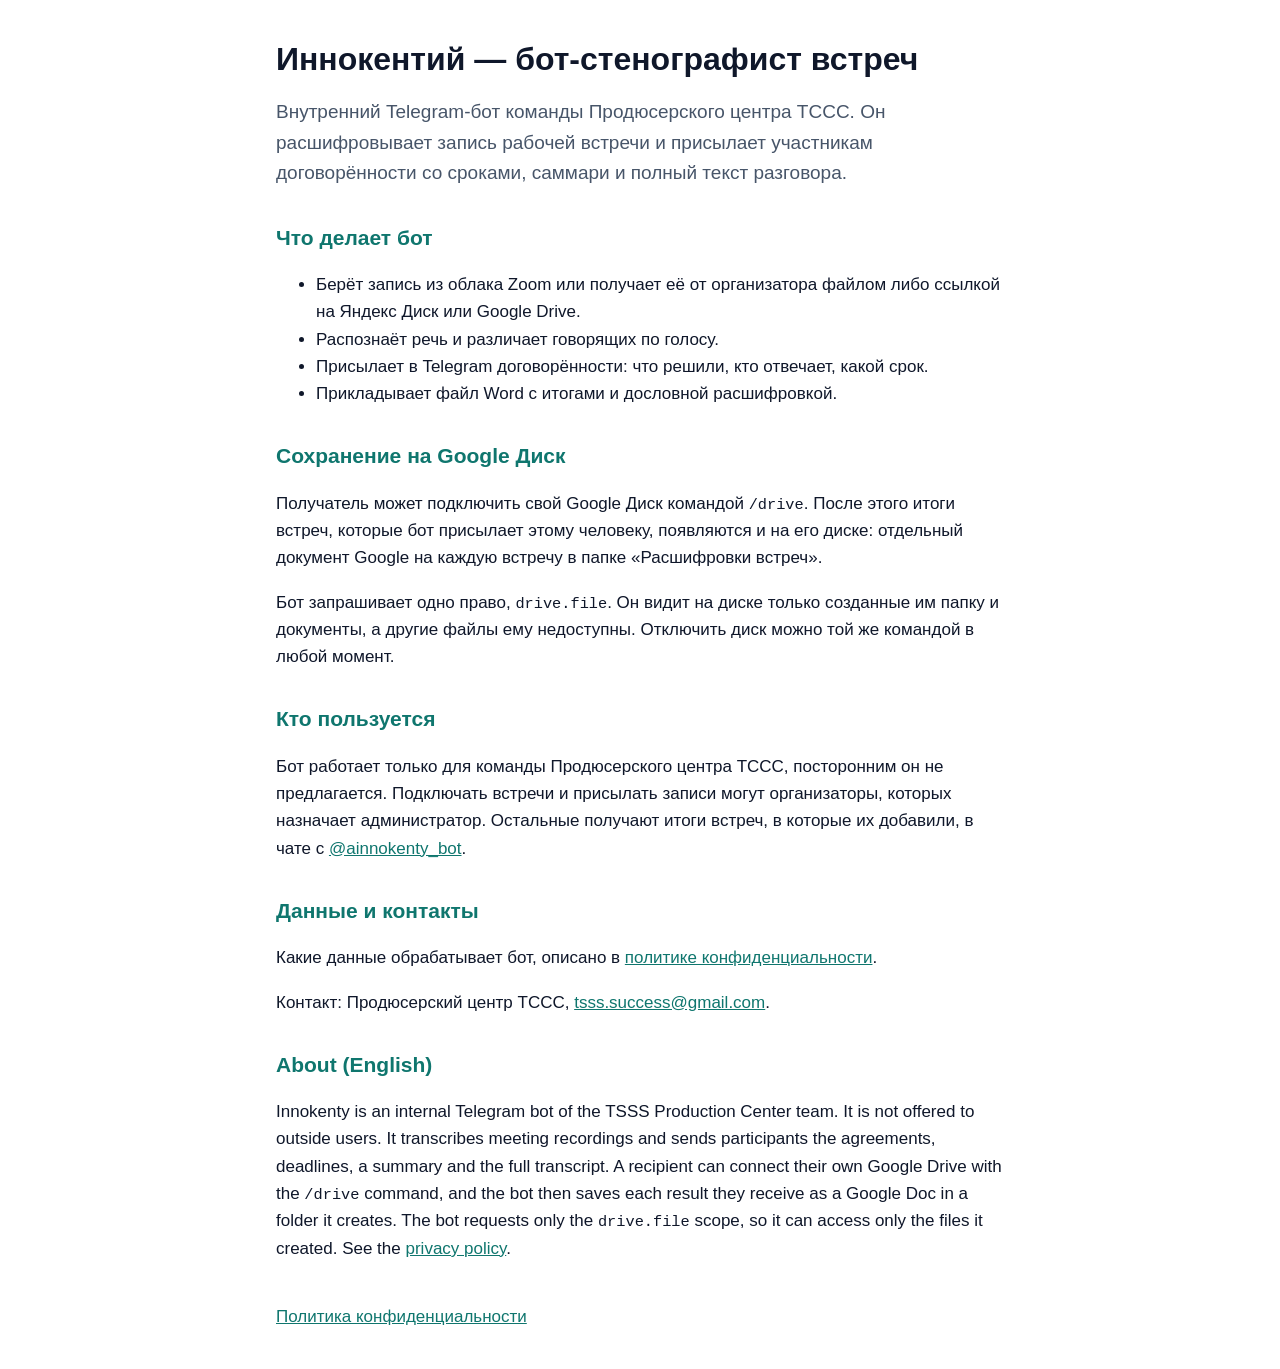
<file: index.html>
<!doctype html>
<html lang="ru">
<head>
<meta charset="utf-8">
<meta name="viewport" content="width=device-width, initial-scale=1">
<title>Иннокентий — бот-стенографист встреч</title>
<meta name="description" content="Telegram-бот расшифровывает записи встреч и присылает участникам договорённости, сроки, саммари и полный текст.">
<link rel="stylesheet" href="style.css">
</head>
<body>
<main>
<h1>Иннокентий — бот-стенографист встреч</h1>
<p class="lead">Внутренний Telegram-бот команды Продюсерского центра ТССС. Он расшифровывает запись рабочей встречи и присылает участникам договорённости со сроками, саммари и полный текст разговора.</p>

<h2>Что делает бот</h2>
<ul>
<li>Берёт запись из облака Zoom или получает её от организатора файлом либо ссылкой на Яндекс Диск или Google Drive.</li>
<li>Распознаёт речь и различает говорящих по голосу.</li>
<li>Присылает в Telegram договорённости: что решили, кто отвечает, какой срок.</li>
<li>Прикладывает файл Word с итогами и дословной расшифровкой.</li>
</ul>

<h2>Сохранение на Google Диск</h2>
<p>Получатель может подключить свой Google Диск командой <code>/drive</code>. После этого итоги встреч, которые бот присылает этому человеку, появляются и на его диске: отдельный документ Google на каждую встречу в папке «Расшифровки встреч».</p>
<p>Бот запрашивает одно право, <code>drive.file</code>. Он видит на диске только созданные им папку и документы, а другие файлы ему недоступны. Отключить диск можно той же командой в любой момент.</p>

<h2>Кто пользуется</h2>
<p>Бот работает только для команды Продюсерского центра ТССС, посторонним он не предлагается. Подключать встречи и присылать записи могут организаторы, которых назначает администратор. Остальные получают итоги встреч, в которые их добавили, в чате с <a href="https://t.me/ainnokenty_bot">@ainnokenty_bot</a>.</p>

<h2>Данные и контакты</h2>
<p>Какие данные обрабатывает бот, описано в <a href="privacy.html">политике конфиденциальности</a>.</p>
<p>Контакт: Продюсерский центр ТССС, <a href="mailto:tsss.success@gmail.com">tsss.success@gmail.com</a>.</p>

<h2 lang="en">About (English)</h2>
<p lang="en">Innokenty is an internal Telegram bot of the TSSS Production Center team. It is not offered to outside users. It transcribes meeting recordings and sends participants the agreements, deadlines, a summary and the full transcript. A recipient can connect their own Google Drive with the <code>/drive</code> command, and the bot then saves each result they receive as a Google Doc in a folder it creates. The bot requests only the <code>drive.file</code> scope, so it can access only the files it created. See the <a href="privacy.html">privacy policy</a>.</p>
</main>
<footer><a href="privacy.html">Политика конфиденциальности</a></footer>
</body>
</html>
</file>
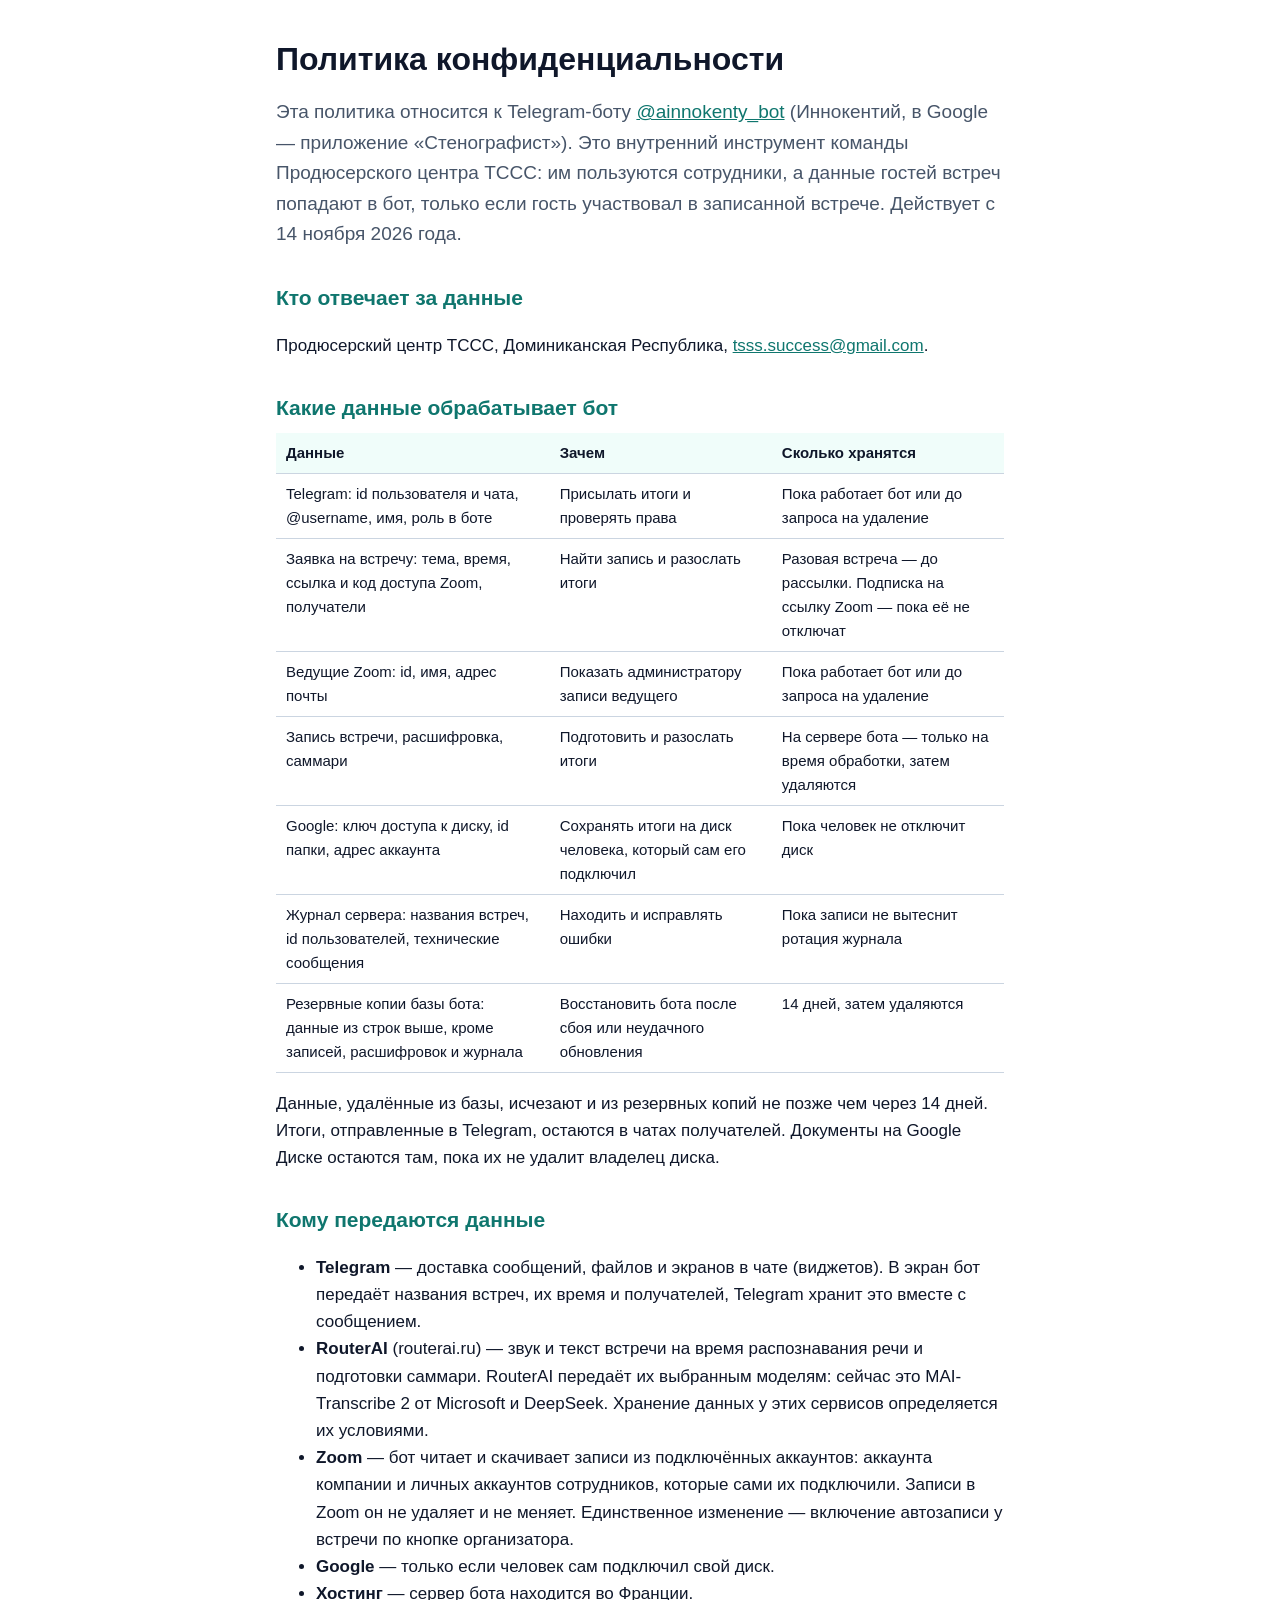
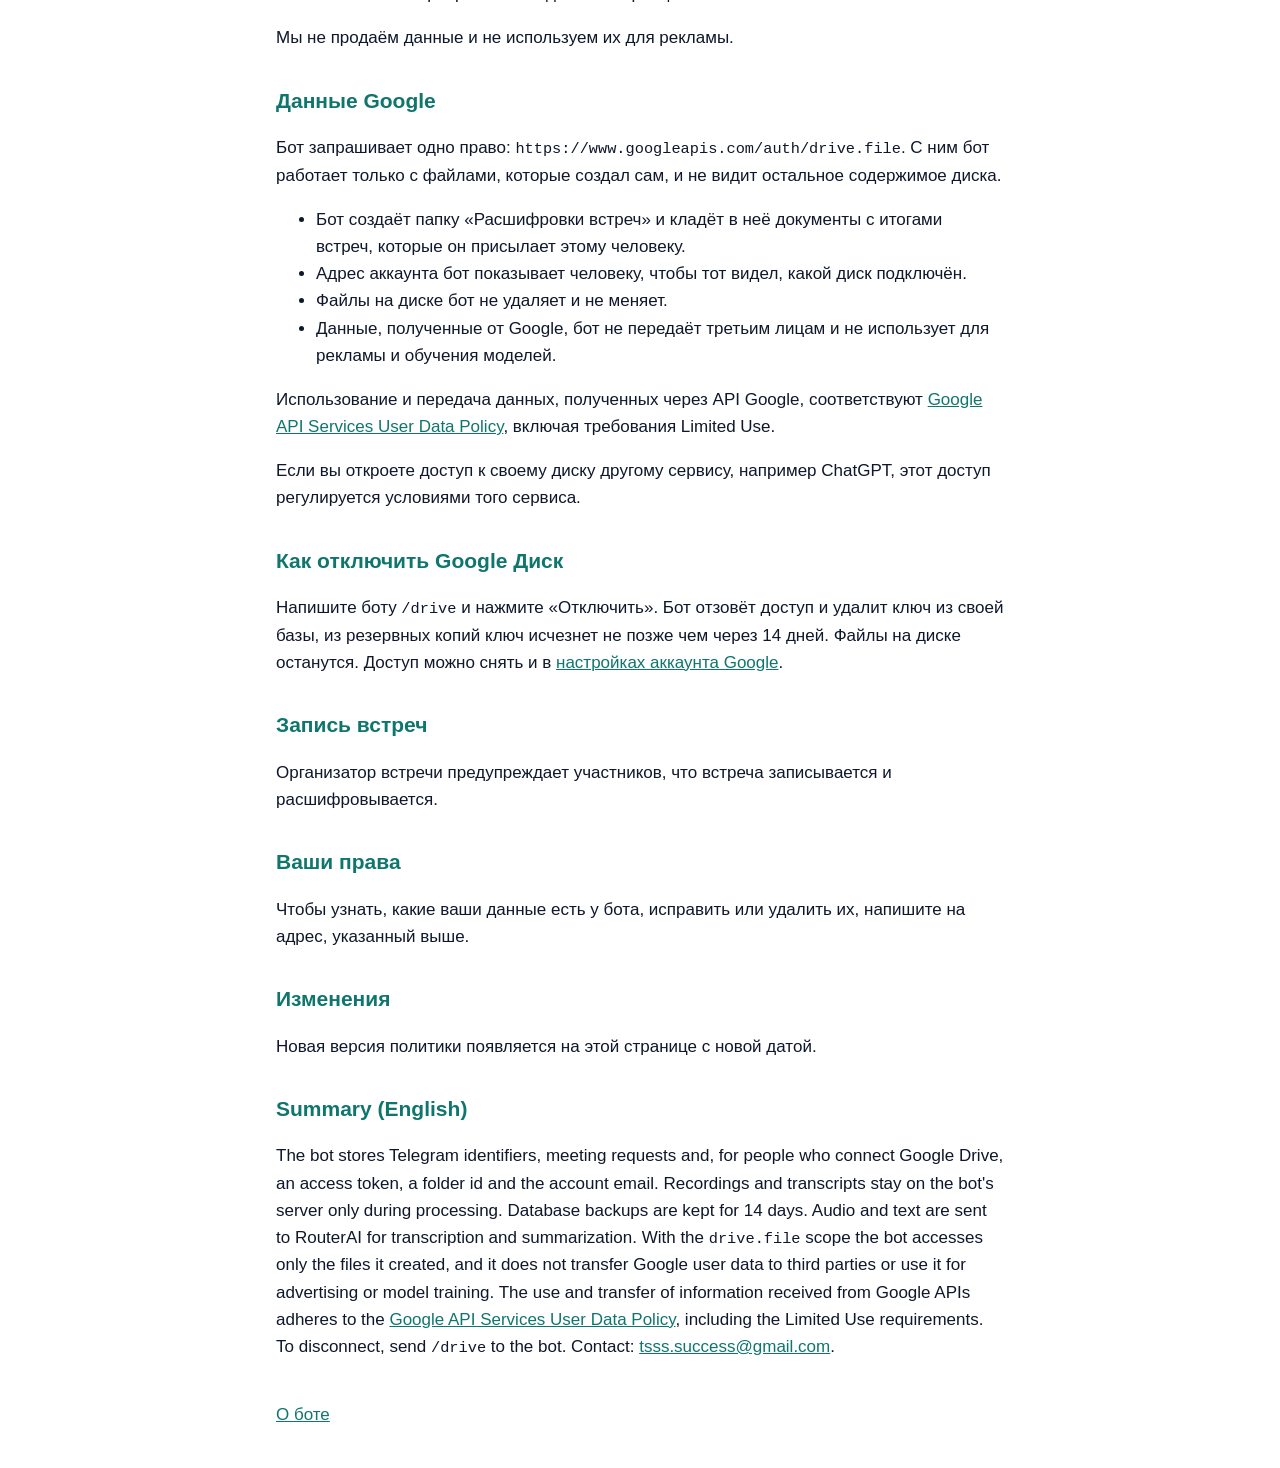
<file: privacy.html>
<!doctype html>
<html lang="ru">
<head>
<meta charset="utf-8">
<meta name="viewport" content="width=device-width, initial-scale=1">
<title>Политика конфиденциальности — Иннокентий</title>
<meta name="color-scheme" content="light dark">
<link rel="icon" href="favicon.svg" type="image/svg+xml">
<link rel="stylesheet" href="style.css">
</head>
<body>
<main>
<h1>Политика конфиденциальности</h1>
<p class="lead">Эта политика относится к Telegram-боту <a href="https://t.me/ainnokenty_bot">@ainnokenty_bot</a> (Иннокентий, в Google — приложение «Стенографист»). Это внутренний инструмент команды Продюсерского центра ТССС: им пользуются сотрудники, а данные гостей встреч попадают в бот, только если гость участвовал в записанной встрече. Действует с 14 ноября 2026 года.</p>

<h2>Кто отвечает за данные</h2>
<p>Продюсерский центр ТССС, Доминиканская Республика, <a href="mailto:tsss.success@gmail.com">tsss.success@gmail.com</a>.</p>

<h2>Какие данные обрабатывает бот</h2>
<div class="scroll">
<table>
<thead><tr><th>Данные</th><th>Зачем</th><th>Сколько хранятся</th></tr></thead>
<tbody>
<tr><td data-label="Данные">Telegram: id пользователя и чата, @username, имя, роль в боте</td><td data-label="Зачем">Присылать итоги и проверять права</td><td data-label="Сколько хранятся">Пока работает бот или до запроса на удаление</td></tr>
<tr><td data-label="Данные">Заявка на встречу: тема, время, ссылка и код доступа Zoom, получатели</td><td data-label="Зачем">Найти запись и разослать итоги</td><td data-label="Сколько хранятся">Разовая встреча — до рассылки. Подписка на ссылку Zoom — пока её не отключат</td></tr>
<tr><td data-label="Данные">Ведущие Zoom: id, имя, адрес почты</td><td data-label="Зачем">Показать администратору записи ведущего</td><td data-label="Сколько хранятся">Пока работает бот или до запроса на удаление</td></tr>
<tr><td data-label="Данные">Запись встречи, расшифровка, саммари</td><td data-label="Зачем">Подготовить и разослать итоги</td><td data-label="Сколько хранятся">На сервере бота — только на время обработки, затем удаляются</td></tr>
<tr><td data-label="Данные">Google: ключ доступа к диску, id папки, адрес аккаунта</td><td data-label="Зачем">Сохранять итоги на диск человека, который сам его подключил</td><td data-label="Сколько хранятся">Пока человек не отключит диск</td></tr>
<tr><td data-label="Данные">Журнал сервера: названия встреч, id пользователей, технические сообщения</td><td data-label="Зачем">Находить и исправлять ошибки</td><td data-label="Сколько хранятся">Пока записи не вытеснит ротация журнала</td></tr>
<tr><td data-label="Данные">Резервные копии базы бота: данные из строк выше, кроме записей, расшифровок и журнала</td><td data-label="Зачем">Восстановить бота после сбоя или неудачного обновления</td><td data-label="Сколько хранятся">14 дней, затем удаляются</td></tr>
</tbody>
</table>
</div>
<p>Данные, удалённые из базы, исчезают и из резервных копий не позже чем через 14 дней. Итоги, отправленные в Telegram, остаются в чатах получателей. Документы на Google Диске остаются там, пока их не удалит владелец диска.</p>

<h2>Кому передаются данные</h2>
<ul>
<li><b>Telegram</b> — доставка сообщений, файлов и экранов в чате (виджетов). В экран бот передаёт названия встреч, их время и получателей, Telegram хранит это вместе с сообщением.</li>
<li><b>RouterAI</b> (routerai.ru) — звук и текст встречи на время распознавания речи и подготовки саммари. RouterAI передаёт их выбранным моделям: сейчас это MAI-Transcribe 2 от Microsoft и DeepSeek. Хранение данных у этих сервисов определяется их условиями.</li>
<li><b>Zoom</b> — бот читает и скачивает записи из подключённых аккаунтов: аккаунта компании и личных аккаунтов сотрудников, которые сами их подключили. Записи в Zoom он не удаляет и не меняет. Единственное изменение — включение автозаписи у встречи по кнопке организатора.</li>
<li><b>Google</b> — только если человек сам подключил свой диск.</li>
<li><b>Хостинг</b> — сервер бота находится во Франции.</li>
</ul>
<p>Мы не продаём данные и не используем их для рекламы.</p>

<h2>Данные Google</h2>
<p>Бот запрашивает одно право: <code>https://www.googleapis.com/auth/drive.file</code>. С ним бот работает только с файлами, которые создал сам, и не видит остальное содержимое диска.</p>
<ul>
<li>Бот создаёт папку «Расшифровки встреч» и кладёт в неё документы с итогами встреч, которые он присылает этому человеку.</li>
<li>Адрес аккаунта бот показывает человеку, чтобы тот видел, какой диск подключён.</li>
<li>Файлы на диске бот не удаляет и не меняет.</li>
<li>Данные, полученные от Google, бот не передаёт третьим лицам и не использует для рекламы и обучения моделей.</li>
</ul>
<p>Использование и передача данных, полученных через API Google, соответствуют <a href="https://developers.google.com/terms/api-services-user-data-policy">Google API Services User Data Policy</a>, включая требования Limited Use.</p>
<p>Если вы откроете доступ к своему диску другому сервису, например ChatGPT, этот доступ регулируется условиями того сервиса.</p>

<h2>Как отключить Google Диск</h2>
<p>Напишите боту <code>/drive</code> и нажмите «Отключить». Бот отзовёт доступ и удалит ключ из своей базы, из резервных копий ключ исчезнет не позже чем через 14 дней. Файлы на диске останутся. Доступ можно снять и в <a href="https://myaccount.google.com/permissions">настройках аккаунта Google</a>.</p>

<h2>Запись встреч</h2>
<p>Организатор встречи предупреждает участников, что встреча записывается и расшифровывается.</p>

<h2>Ваши права</h2>
<p>Чтобы узнать, какие ваши данные есть у бота, исправить или удалить их, напишите на адрес, указанный выше.</p>

<h2>Изменения</h2>
<p>Новая версия политики появляется на этой странице с новой датой.</p>

<h2 lang="en">Summary (English)</h2>
<p lang="en">The bot stores Telegram identifiers, meeting requests and, for people who connect Google Drive, an access token, a folder id and the account email. Recordings and transcripts stay on the bot's server only during processing. Database backups are kept for 14 days. Audio and text are sent to RouterAI for transcription and summarization. With the <code>drive.file</code> scope the bot accesses only the files it created, and it does not transfer Google user data to third parties or use it for advertising or model training. The use and transfer of information received from Google APIs adheres to the <a href="https://developers.google.com/terms/api-services-user-data-policy">Google API Services User Data Policy</a>, including the Limited Use requirements. To disconnect, send <code>/drive</code> to the bot. Contact: <a href="mailto:tsss.success@gmail.com">tsss.success@gmail.com</a>.</p>
</main>
<footer><a href="index.html">О боте</a></footer>
</body>
</html>
</file>
<file: style.css>
:root {
  --bg: #ffffff; --text: #0f172a; --muted: #475569; --head: #0f766e; --rule: #cbd5e1; --fill: #f0fdfa; --link: #0f766e;
}
@media (prefers-color-scheme: dark) {
  :root { --bg: #0f172a; --text: #e2e8f0; --muted: #94a3b8; --head: #5eead4; --rule: #334155; --fill: #134e4a; --link: #5eead4; }
}
* { box-sizing: border-box; }
body {
  margin: 0; background: var(--bg); color: var(--text);
  font: 17px/1.6 -apple-system, "Segoe UI", Roboto, Calibri, Arial, sans-serif;
}
main, footer { max-width: 760px; margin: 0 auto; padding: 0 16px; }
main { padding-top: 40px; padding-bottom: 24px; }
footer { padding-bottom: 40px; color: var(--muted); }
h1 { margin: 0 0 12px; font-size: 32px; line-height: 1.2; }
h2 { margin: 32px 0 8px; font-size: 21px; color: var(--head); }
.lead { font-size: 19px; color: var(--muted); }
a { color: var(--link); }
code { font-size: 0.9em; overflow-wrap: anywhere; }
.scroll { overflow-x: auto; }
table { width: 100%; border-collapse: collapse; font-size: 15px; }
th, td { padding: 8px 10px; border-bottom: 1px solid var(--rule); text-align: left; vertical-align: top; }
th { background: var(--fill); }
/* на телефоне таблица — карточками: три колонки по 110 px не читаются */
@media (max-width: 560px) {
  table, tbody, tr, td { display: block; width: 100%; }
  thead { display: none; }
  tr { padding: 12px 0; border-bottom: 1px solid var(--rule); }
  td { padding: 2px 0; border: 0; }
  td::before { content: attr(data-label); display: block; font-size: 13px; color: var(--muted); }
  td:first-child { font-weight: 600; }
  td:first-child::before { display: none; }
}
</file>
